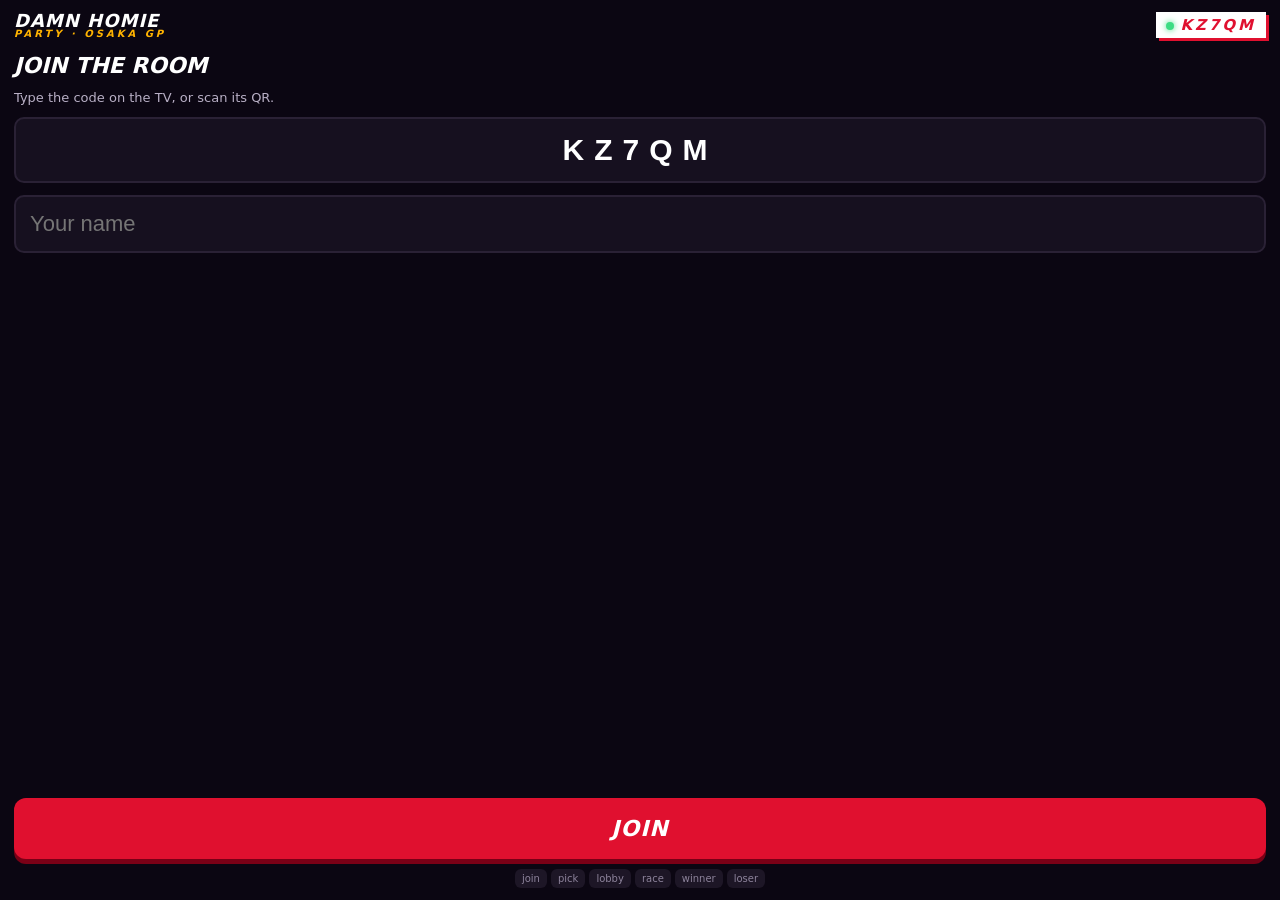
<file: controller/index.html>
<!doctype html>
<html lang="en">
<head>
<meta charset="utf-8">
<meta name="viewport" content="width=device-width,initial-scale=1,maximum-scale=1,user-scalable=no,viewport-fit=cover">
<meta name="theme-color" content="#0b0612">
<title>Damn Homie · Controller (UI mockup)</title>
<!-- Art Director design deliverable for the phone-controller ticket. Static, no three.js, no frameworks: one HTML file, inline CSS + ~150 lines JS.
     Claude wires it to the WebSocket relay: every action below calls DHC.send({...}); the host's messages arrive in DHC.onMessage(msg).
     Screens: join -> pick -> ready -> race (emotes / cheer / short message / optional tilt) -> result (winner bragging box). Demo nav at the bottom. -->
<style>
:root{--red:#e0102f;--gold:#ffb300;--ink:#0b0612;--panel:#16101f;--line:#2a2135;--pink:#ff2d95;--cyan:#00e5ff}
*{box-sizing:border-box;-webkit-tap-highlight-color:transparent}
html,body{margin:0;height:100%;background:var(--ink);color:#fff;font-family:system-ui,-apple-system,"Segoe UI",Roboto,sans-serif;overscroll-behavior:none}
body{display:flex;flex-direction:column;padding:max(12px,env(safe-area-inset-top)) 14px max(12px,env(safe-area-inset-bottom))}
header{display:flex;align-items:center;justify-content:space-between;margin-bottom:10px}
.wm{font-weight:900;font-style:italic;letter-spacing:1px;font-size:18px;line-height:.95;text-transform:uppercase}.wm small{display:block;font-size:10px;letter-spacing:3px;color:var(--gold)}
.room{background:#fff;color:var(--red);font-weight:900;font-style:italic;letter-spacing:3px;padding:4px 10px;font-size:15px;box-shadow:3px 3px 0 var(--red)}
.dot.warn{background:#ffb300;box-shadow:0 0 6px #ffb300;animation:bl 1s steps(2) infinite}@keyframes bl{50%{opacity:.2}}
.dot{display:inline-block;width:8px;height:8px;border-radius:50%;background:#3ddc84;margin-right:6px;box-shadow:0 0 6px #3ddc84}
section{display:none;flex:1;flex-direction:column;gap:12px;min-height:0}section.on{display:flex}
h2{margin:4px 0 0;font-size:22px;font-weight:900;font-style:italic;text-transform:uppercase}
p.hint{margin:0;color:#b9b0c6;font-size:13px}
input{width:100%;font-size:22px;padding:14px;border-radius:10px;border:2px solid var(--line);background:var(--panel);color:#fff;outline:none}
input:focus{border-color:var(--gold)}
input.code{text-transform:uppercase;letter-spacing:10px;text-align:center;font-weight:900;font-size:30px}
button{font:inherit;color:inherit;border:0;cursor:pointer}
.big{width:100%;padding:18px;border-radius:12px;background:var(--red);font-weight:900;font-style:italic;font-size:22px;letter-spacing:1px;text-transform:uppercase;box-shadow:0 5px 0 #7a0016}
.big:active{transform:translateY(3px);box-shadow:0 2px 0 #7a0016}
.big.ready{background:#3ddc84;color:#06200f;box-shadow:0 5px 0 #1d7a45}
.grid{display:grid;grid-template-columns:repeat(4,1fr);gap:10px;overflow:auto;padding:4px}
.ball{aspect-ratio:1;border-radius:50%;background-size:cover;background-position:center;box-shadow:inset -6px -8px 14px rgba(0,0,0,.45),0 3px 8px rgba(0,0,0,.6);position:relative}
.ball.sel{outline:4px solid var(--gold);outline-offset:3px}.ball.taken{opacity:.25}
.ball.taken::after{content:attr(data-who);position:absolute;inset:auto 0 -4px;font-size:9px;font-weight:900;text-align:center;background:#000;border-radius:6px}
.me{display:flex;align-items:center;gap:12px;background:var(--panel);border:2px solid var(--line);border-radius:12px;padding:10px}
.me .ball{width:56px}.me b{font-size:18px;font-style:italic;text-transform:uppercase}.me span{display:block;color:var(--gold);font-size:12px;font-weight:800;letter-spacing:1px}
.players{display:flex;flex-direction:column;gap:6px}
.pl{display:flex;align-items:center;gap:10px;background:var(--panel);border-radius:10px;padding:8px 10px;font-weight:800}
.pl .ball{width:28px}.pl .st{margin-left:auto;font-size:11px;letter-spacing:1px;padding:3px 8px;border-radius:6px;background:#2a2135;color:#b9b0c6}.pl .st.r{background:#3ddc84;color:#06200f}
.pos{display:flex;align-items:center;justify-content:space-between;background:var(--panel);border-left:5px solid var(--red);padding:8px 12px;border-radius:8px}
.pos b{font-size:40px;font-weight:900;font-style:italic}.pos span{color:var(--gold);font-weight:800;font-size:13px;letter-spacing:1px;text-transform:uppercase}
.emotes{display:grid;grid-template-columns:repeat(4,1fr);gap:10px}
.emo{aspect-ratio:1;font-size:34px;border-radius:16px;background:var(--panel);border:2px solid var(--line);display:flex;align-items:center;justify-content:center}
.emo:active{transform:scale(.92);background:#2a2135}.emo.cool{opacity:.35}
.cheer{padding:16px;border-radius:14px;background:linear-gradient(90deg,var(--pink),var(--red));font-weight:900;font-style:italic;font-size:22px;text-transform:uppercase;letter-spacing:2px}
.msg{display:flex;gap:8px}.msg input{font-size:17px;padding:12px}.msg button{padding:0 16px;border-radius:10px;background:#fff;color:var(--red);font-weight:900}
.cnt{font-size:11px;color:#8d839b;text-align:right;margin-top:-6px}
.tilt{display:flex;align-items:center;justify-content:space-between;font-size:12px;color:#8d839b;border-top:1px solid var(--line);padding-top:8px}.tilt button{background:#2a2135;padding:6px 10px;border-radius:8px;font-weight:800;font-size:12px}
.crown{font-size:64px;text-align:center;margin-top:6px}
.won{text-align:center;font-weight:900;font-style:italic;font-size:30px;text-transform:uppercase;text-shadow:0 0 18px var(--gold)}
.lost{text-align:center}.lost b{font-size:56px;font-style:italic}
nav.demo{display:flex;gap:4px;justify-content:center;margin-top:10px;flex-wrap:wrap}nav.demo button{font-size:10px;padding:4px 7px;border-radius:6px;background:#1d1626;color:#8d839b}
.toast{position:fixed;left:50%;top:18%;transform:translateX(-50%);background:#fff;color:var(--red);font-weight:900;padding:6px 14px;border-radius:8px;opacity:0;transition:opacity .2s;pointer-events:none}.toast.on{opacity:1}
</style>
</head>
<body>
<header><div class="wm">Damn Homie<small>Party · Osaka GP</small></div><div class="room" id="roomTag"><span class="dot"></span>KZ7QM</div></header>

<section id="s-join" class="on">
  <h2>Join the room</h2><p class="hint">Type the code on the TV, or scan its QR.</p>
  <input class="code" id="code" maxlength="5" placeholder="CODE" value="KZ7QM" autocomplete="off" autocapitalize="characters">
  <input id="name" maxlength="10" placeholder="Your name" autocomplete="nickname">
  <div style="flex:1"></div><button class="big" data-go="pick" id="joinBtn">Join</button>
</section>

<section id="s-pick">
  <h2>Pick your marble</h2><p class="hint">One each. Taken ones are greyed out.</p>
  <div class="grid" id="grid"></div>
  <button class="big" data-go="ready">Lock it in</button>
</section>

<section id="s-ready">
  <h2>Lobby</h2>
  <div class="me"><div class="ball" id="meBall"></div><div><b id="meName">Jarod</b><span id="meMarble">GOLD</span></div></div>
  <div class="players" id="players"></div>
  <p class="hint">The host starts the race when everyone is ready.</p>
  <div style="flex:1"></div><button class="big" id="readyBtn">Ready</button>
</section>

<section id="s-race">
  <div class="pos"><div class="ball" id="raceBall" style="width:44px;margin-right:10px"></div><b id="rpos">P4</b><span id="rlap" style="margin-left:auto">Lap 2/3 · +0.21s</span></div>
  <div class="emotes" id="emotes"></div>
  <button class="cheer" data-send="cheer">Hype! 📣</button>
  <div class="msg"><input id="bubble" maxlength="40" placeholder="Say it over your marble… (40)"><button id="bubbleGo">Send</button></div>
  <div class="cnt"><span id="bcnt">0</span>/40</div>
  <div class="tilt"><span>Tilt controls (party modes only)</span><button id="tiltBtn">Enable tilt</button></div>
</section>

<section id="s-win">
  <div class="crown">👑</div><div class="won">You won the Osaka GP</div>
  <p class="hint" style="text-align:center">Bragging rights: this goes up big on every screen.</p>
  <input id="brag" maxlength="60" placeholder="Say something… (60)"><div class="cnt"><span id="gcnt">0</span>/60</div>
  <div style="flex:1"></div><button class="big" id="bragGo">Send it</button>
</section>

<section id="s-lose">
  <div class="lost"><b>P4</b><p class="hint">Gold Bull Skull won. Their message is on the TV.</p></div>
  <div style="flex:1"></div><button class="big ready">Race again</button>
</section>

<nav class="demo" aria-label="mockup screens"><button data-go="join">join</button><button data-go="pick">pick</button><button data-go="ready">lobby</button><button data-go="race">race</button><button data-go="win">winner</button><button data-go="lose">loser</button></nav>
<div class="toast" id="toast"></div>
<script>
// ---- integration surface for Claude: replace send() with the WebSocket relay; route host messages into onMessage() ----
const DHC = {
  ws: null, room: 'KZ7QM', me: { id: Math.random().toString(36).slice(2, 8), name: '', marble: '' },
  send(msg) { msg = { ...msg, from: this.me.id, room: this.room, t: Date.now() }; if (this.ws && this.ws.readyState === 1) this.ws.send(JSON.stringify(msg)); else console.log('[DHC mock send]', msg); },
  onMessage(msg) { // host -> phone: {type:'lobby',players:[...]}, {type:'race',pos,lap,gap}, {type:'result',winner:id}, {type:'taken',marbles:{}}
    if (msg.type === 'race') { $('rpos').textContent = 'P' + msg.pos; $('rlap').textContent = `Lap ${msg.lap} · ${msg.gap}`; }
    if (msg.type === 'result') go(msg.winner === this.me.id ? 'win' : 'lose');
  },
};
const $ = (id) => document.getElementById(id);
DHC.setStatus = (ok) => { document.querySelector('#roomTag .dot').classList.toggle('warn', !ok); }; // call on ws open/close: amber blink = reconnecting
{ const r = new URLSearchParams(location.search).get('room'); if (r) { $('code').value = r.toUpperCase().slice(0, 5); } } // the host QR opens ?room=CODE
async function keepAwake() { try { DHC.wake = await navigator.wakeLock?.request('screen'); } catch (e) {} } // screen stays on during the race (cheap phones dim fast)
const MARBLES = [['gold', 'Gold'], ['dh05_gold_bull_skull', 'Bull Skull'], ['lava', 'Lava'], ['emerald', 'Emerald'], ['disco_ball', 'Disco'], ['magic_8_ball', 'Magic 8'], ['dh01_ski_mask', 'Ski Mask'], ['lucha_red_gold', 'Lucha Rojo'], ['dh04_guard_dog', 'Guard Dog'], ['dh09_pink_bear', 'Pink Bear'], ['dh11_bandana_skull', 'Bandana'], ['dh13_rugby_stripe', 'Rugby'], ['dh06_greek_god', 'Greek God'], ['dh10_homie_crest', 'Crest'], ['dhm_white_on_black', 'DH Mono'], ['dh08_blackletter_dh', 'Blackletter']];
const taken = { lava: 'MIA', dh09_pink_bear: 'DEV' };
const img = (f) => `url(../marbles/${f}.jpg)`;
function go(s) { document.querySelectorAll('section').forEach((x) => x.classList.toggle('on', x.id === 's-' + s)); }
function toast(t) { const e = $('toast'); e.textContent = t; e.classList.add('on'); clearTimeout(toast.t); toast.t = setTimeout(() => e.classList.remove('on'), 900); }
document.querySelectorAll('[data-go]').forEach((b) => b.addEventListener('click', () => go(b.dataset.go)));
$('joinBtn').addEventListener('click', () => { DHC.room = $('code').value.toUpperCase(); DHC.me.name = $('name').value || 'Jarod'; $('meName').textContent = DHC.me.name; DHC.send({ type: 'join', name: DHC.me.name }); });
// pick
let sel = 'gold';
$('grid').innerHTML = MARBLES.map(([f, n]) => `<div class="ball${taken[f] ? ' taken' : ''}${f === sel ? ' sel' : ''}" data-f="${f}" data-who="${taken[f] || ''}" style="background-image:${img(f)}" title="${n}"></div>`).join('');
$('grid').addEventListener('click', (e) => { const b = e.target.closest('.ball'); if (!b || b.classList.contains('taken')) return; sel = b.dataset.f; document.querySelectorAll('#grid .ball').forEach((x) => x.classList.toggle('sel', x === b)); DHC.send({ type: 'pick', marble: sel }); });
document.querySelector('#s-pick .big').addEventListener('click', () => { const n = MARBLES.find((m) => m[0] === sel)[1]; DHC.me.marble = sel; $('meBall').style.backgroundImage = img(sel); $('raceBall').style.backgroundImage = img(sel); $('meMarble').textContent = n.toUpperCase(); });
$('players').innerHTML = [['MIA', 'lava', 1], ['DEV', 'dh09_pink_bear', 0], ['SAM', 'dh04_guard_dog', 1]].map(([n, f, r]) => `<div class="pl"><div class="ball" style="background-image:${img(f)}"></div>${n}<span class="st${r ? ' r' : ''}">${r ? 'READY' : 'PICKING'}</span></div>`).join('');
$('meBall').style.backgroundImage = img(sel); $('raceBall').style.backgroundImage = img(sel);
let ready = false; $('readyBtn').addEventListener('click', () => { ready = !ready; $('readyBtn').classList.toggle('ready', ready); $('readyBtn').textContent = ready ? 'Ready ✓ (tap to undo)' : 'Ready'; DHC.send({ type: 'ready', ready }); if (ready) keepAwake(); });
// race: emotes (rate limit: 1 per 1.2 s per phone, host also caps), cheer, 40-char bubble
const EMO = [['heart', '❤️'], ['kiss', '😘'], ['laugh', '😂'], ['fire', '🔥'], ['finger', '🖕'], ['cry', '😭'], ['shock', '😱'], ['crown', '👑']];
$('emotes').innerHTML = EMO.map(([id, e]) => `<button class="emo" data-emo="${id}" aria-label="${id}">${e}</button>`).join('');
let lastEmo = 0;
$('emotes').addEventListener('click', (e) => { const b = e.target.closest('.emo'); if (!b) return; const now = Date.now(); if (now - lastEmo < 1200) return toast('easy, homie'); lastEmo = now; DHC.send({ type: 'emote', emote: b.dataset.emo }); navigator.vibrate?.(15); document.querySelectorAll('.emo').forEach((x) => x.classList.add('cool')); setTimeout(() => document.querySelectorAll('.emo').forEach((x) => x.classList.remove('cool')), 1200); });
document.querySelector('[data-send="cheer"]').addEventListener('click', () => { DHC.send({ type: 'cheer' }); navigator.vibrate?.(25); toast('📣 HYPE'); });
const BAD = ['fuck', 'fuk', 'fck', 'fack', 'phuk', 'phuck', 'biatch', 'btch', 'shit', 'bitch', 'cunt', 'dick', 'pussy', 'cock', 'fag', 'nigg', 'retard', 'whore', 'slut', 'twat', 'rape'];
const clean = (s, max) => String(s).replace(/[\u0000-\u001f<>]/g, '').trim().slice(0, max).split(/\s+/).map((w) => BAD.some((b) => w.toLowerCase().replace(/[@4]/g, 'a').replace(/3/g, 'e').replace(/[1!]/g, 'i').replace(/0/g, 'o').replace(/[5$]/g, 's').replace(/[^a-z]/g, '').includes(b)) ? '★'.repeat(Math.min(6, w.length)) : w).join(' ');
$('bubble').addEventListener('input', (e) => ($('bcnt').textContent = e.target.value.length));
$('bubbleGo').addEventListener('click', () => { const t = clean($('bubble').value, 40); if (!t) return; DHC.send({ type: 'bubble', text: t }); $('bubble').value = ''; $('bcnt').textContent = 0; toast('sent'); });
// optional tilt (DeviceOrientation; iOS needs the permission tap). Throttled to 15 Hz, quantized. Not used in the gravity-only circuit.
$('tiltBtn').addEventListener('click', async () => {
  try { if (typeof DeviceOrientationEvent !== 'undefined' && DeviceOrientationEvent.requestPermission) { const r = await DeviceOrientationEvent.requestPermission(); if (r !== 'granted') return toast('tilt blocked'); } } catch (e) { return toast('tilt blocked'); }
  let last = 0; addEventListener('deviceorientation', (e) => { const n = Date.now(); if (n - last < 66) return; last = n; DHC.send({ type: 'tilt', b: Math.round(e.beta || 0), g: Math.round(e.gamma || 0) }); });
  $('tiltBtn').textContent = 'Tilt on ✓';
});
$('brag').addEventListener('input', (e) => ($('gcnt').textContent = e.target.value.length));
$('bragGo').addEventListener('click', () => { const t = clean($('brag').value, 60); if (!t) return; DHC.send({ type: 'brag', msg: t }); toast('on the big screen'); });
</script>
</body>
</html>
</file>
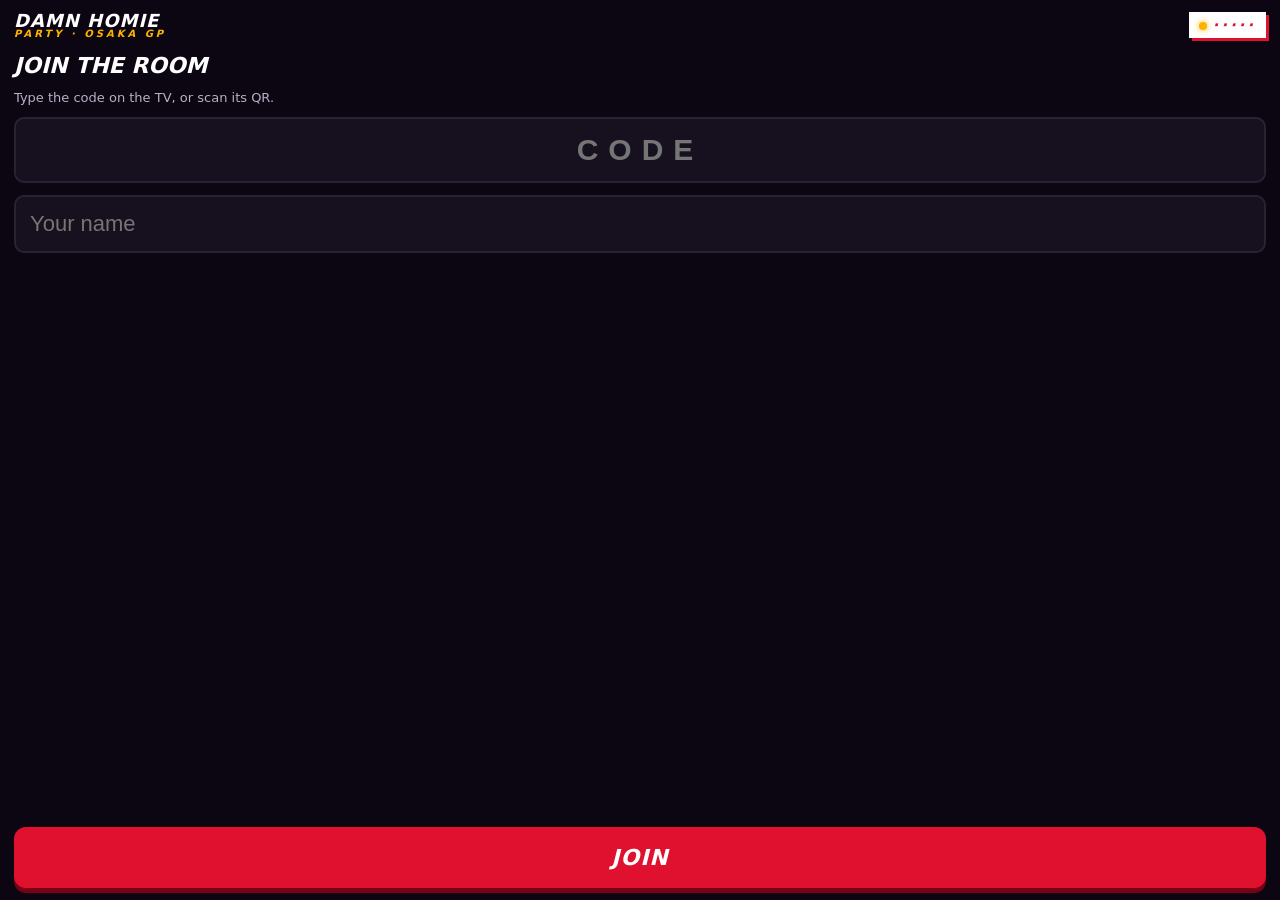
<file: beta/controller/index.html>
<!doctype html>
<html lang="en">
<head>
<meta charset="utf-8">
<meta name="viewport" content="width=device-width,initial-scale=1,maximum-scale=1,user-scalable=no,viewport-fit=cover">
<meta name="theme-color" content="#0b0612">
<title>Damn Homie · Controller (UI mockup)</title>
<!-- Art Director design deliverable for the phone-controller ticket. Static, no three.js, no frameworks: one HTML file, inline CSS + ~150 lines JS.
     Claude wires it to the WebSocket relay: every action below calls DHC.send({...}); the host's messages arrive in DHC.onMessage(msg).
     Screens: join -> pick -> ready -> race (emotes / cheer / short message / optional tilt) -> result (winner bragging box). Demo nav at the bottom. -->
<style>
:root{--red:#e0102f;--gold:#ffb300;--ink:#0b0612;--panel:#16101f;--line:#2a2135;--pink:#ff2d95;--cyan:#00e5ff}
*{box-sizing:border-box;-webkit-tap-highlight-color:transparent}
html,body{margin:0;height:100%;background:var(--ink);color:#fff;font-family:system-ui,-apple-system,"Segoe UI",Roboto,sans-serif;overscroll-behavior:none}
body{display:flex;flex-direction:column;padding:max(12px,env(safe-area-inset-top)) 14px max(12px,env(safe-area-inset-bottom))}
header{display:flex;align-items:center;justify-content:space-between;margin-bottom:10px}
.wm{font-weight:900;font-style:italic;letter-spacing:1px;font-size:18px;line-height:.95;text-transform:uppercase}.wm small{display:block;font-size:10px;letter-spacing:3px;color:var(--gold)}
.room{background:#fff;color:var(--red);font-weight:900;font-style:italic;letter-spacing:3px;padding:4px 10px;font-size:15px;box-shadow:3px 3px 0 var(--red)}
.dot.warn{background:#ffb300;box-shadow:0 0 6px #ffb300;animation:bl 1s steps(2) infinite}@keyframes bl{50%{opacity:.2}}
.dot{display:inline-block;width:8px;height:8px;border-radius:50%;background:#3ddc84;margin-right:6px;box-shadow:0 0 6px #3ddc84}
section{display:none;flex:1;flex-direction:column;gap:12px;min-height:0}section.on{display:flex}
h2{margin:4px 0 0;font-size:22px;font-weight:900;font-style:italic;text-transform:uppercase}
p.hint{margin:0;color:#b9b0c6;font-size:13px}
input{width:100%;font-size:22px;padding:14px;border-radius:10px;border:2px solid var(--line);background:var(--panel);color:#fff;outline:none}
input:focus{border-color:var(--gold)}
input.code{text-transform:uppercase;letter-spacing:10px;text-align:center;font-weight:900;font-size:30px}
button{font:inherit;color:inherit;border:0;cursor:pointer}
.big{width:100%;padding:18px;border-radius:12px;background:var(--red);font-weight:900;font-style:italic;font-size:22px;letter-spacing:1px;text-transform:uppercase;box-shadow:0 5px 0 #7a0016}
.big:active{transform:translateY(3px);box-shadow:0 2px 0 #7a0016}
.big.ready{background:#3ddc84;color:#06200f;box-shadow:0 5px 0 #1d7a45}
.grid{display:grid;grid-template-columns:repeat(4,1fr);gap:10px;overflow:auto;padding:4px}
.ball{aspect-ratio:1;border-radius:50%;background-size:cover;background-position:center;box-shadow:inset -6px -8px 14px rgba(0,0,0,.45),0 3px 8px rgba(0,0,0,.6);position:relative}
.ball.sel{outline:4px solid var(--gold);outline-offset:3px}.ball.taken{opacity:.25}
.ball.taken::after{content:attr(data-who);position:absolute;inset:auto 0 -4px;font-size:9px;font-weight:900;text-align:center;background:#000;border-radius:6px}
.me{display:flex;align-items:center;gap:12px;background:var(--panel);border:2px solid var(--line);border-radius:12px;padding:10px}
.me .ball{width:56px}.me b{font-size:18px;font-style:italic;text-transform:uppercase}.me span{display:block;color:var(--gold);font-size:12px;font-weight:800;letter-spacing:1px}
.players{display:flex;flex-direction:column;gap:6px}
.pl{display:flex;align-items:center;gap:10px;background:var(--panel);border-radius:10px;padding:8px 10px;font-weight:800}
.pl .ball{width:28px}.pl .st{margin-left:auto;font-size:11px;letter-spacing:1px;padding:3px 8px;border-radius:6px;background:#2a2135;color:#b9b0c6}.pl .st.r{background:#3ddc84;color:#06200f}
.pos{display:flex;align-items:center;justify-content:space-between;background:var(--panel);border-left:5px solid var(--red);padding:8px 12px;border-radius:8px}
.pos b{font-size:40px;font-weight:900;font-style:italic}.pos span{color:var(--gold);font-weight:800;font-size:13px;letter-spacing:1px;text-transform:uppercase}
.emotes{display:grid;grid-template-columns:repeat(4,1fr);gap:10px}
.emo{aspect-ratio:1;font-size:34px;border-radius:16px;background:var(--panel);border:2px solid var(--line);display:flex;align-items:center;justify-content:center}
.emo:active{transform:scale(.92);background:#2a2135}.emo.cool{opacity:.35}
.cheer{padding:16px;border-radius:14px;background:linear-gradient(90deg,var(--pink),var(--red));font-weight:900;font-style:italic;font-size:22px;text-transform:uppercase;letter-spacing:2px}
.msg{display:flex;gap:8px}.msg input{font-size:17px;padding:12px}.msg button{padding:0 16px;border-radius:10px;background:#fff;color:var(--red);font-weight:900}
.cnt{font-size:11px;color:#8d839b;text-align:right;margin-top:-6px}
.tilt{display:flex;align-items:center;justify-content:space-between;font-size:12px;color:#8d839b;border-top:1px solid var(--line);padding-top:8px}.tilt button{background:#2a2135;padding:6px 10px;border-radius:8px;font-weight:800;font-size:12px}
.crown{font-size:64px;text-align:center;margin-top:6px}
.won{text-align:center;font-weight:900;font-style:italic;font-size:30px;text-transform:uppercase;text-shadow:0 0 18px var(--gold)}
.lost{text-align:center}.lost b{font-size:56px;font-style:italic}
nav.demo{display:flex;gap:4px;justify-content:center;margin-top:10px;flex-wrap:wrap}nav.demo button{font-size:10px;padding:4px 7px;border-radius:6px;background:#1d1626;color:#8d839b}
.toast{position:fixed;left:50%;top:18%;transform:translateX(-50%);background:#fff;color:var(--red);font-weight:900;padding:6px 14px;border-radius:8px;opacity:0;transition:opacity .2s;pointer-events:none}.toast.on{opacity:1}
</style>
</head>
<body>
<header><div class="wm">Damn Homie<small>Party · Osaka GP</small></div><div class="room" id="roomTag"><span class="dot warn"></span>·····</div></header>

<section id="s-join" class="on">
  <h2>Join the room</h2><p class="hint">Type the code on the TV, or scan its QR.</p>
  <input class="code" id="code" maxlength="5" placeholder="CODE" autocomplete="off" autocapitalize="characters">
  <input id="name" maxlength="10" placeholder="Your name" autocomplete="nickname">
  <div style="flex:1"></div><button class="big" id="joinBtn">Join</button>
</section>

<section id="s-pick">
  <h2>Pick your marble</h2><p class="hint">One each. Taken ones are greyed out.</p>
  <div class="grid" id="grid"></div>
  <button class="big" id="lockBtn">Lock it in</button>
</section>

<section id="s-ready">
  <h2>Lobby</h2>
  <div class="me"><div class="ball" id="meBall"></div><div><b id="meName">Jarod</b><span id="meMarble">GOLD</span></div></div>
  <div class="players" id="players"></div>
  <p class="hint" id="pairLobby" style="font-weight:800">● Paired with the TV</p>
  <p class="hint">The host starts the race when everyone is ready.</p>
  <div style="flex:1"></div><button class="big" id="readyBtn">Ready</button>
</section>

<section id="s-race">
  <div class="pos"><div class="ball" id="raceBall" style="width:44px;margin-right:10px"></div><b id="rpos">P4</b><span id="rlap" style="margin-left:auto">Lap 2/3 · +0.21s</span></div>
  <div class="emotes" id="emotes"></div>
  <button class="cheer" data-send="cheer">Hype! 📣</button>
  <div class="msg"><input id="bubble" maxlength="40" placeholder="Say it over your marble… (40)"><button id="bubbleGo">Send</button></div>
  <div class="cnt"><span id="bcnt">0</span>/40</div>
  <div class="tilt"><span>Tilt controls (party modes only)</span><button id="tiltBtn">Enable tilt</button></div>
</section>

<section id="s-win">
  <div class="crown">👑</div><div class="won">You won the Osaka GP</div>
  <p class="hint" style="text-align:center">Bragging rights: this goes up big on every screen.</p>
  <input id="brag" maxlength="60" placeholder="Say something… (60)"><div class="cnt"><span id="gcnt">0</span>/60</div>
  <div style="flex:1"></div><button class="big" id="bragGo">Send it</button>
  <button class="big ready" id="againBtn2" style="margin-top:10px">Run it back 🔁</button>
</section>

<section id="s-lose">
  <div class="lost"><b>P4</b><p class="hint">Gold Bull Skull won. Their message is on the TV.</p></div>
  <div style="flex:1"></div><button class="big ready" id="againBtn">Run it back 🔁</button>
</section>


<div class="toast" id="toast"></div>
<script type="module">
// Damn Homie Party phone controller (UI: Art Director; wiring: Claude Morty, T-034). Talks to the host browser through a
// WebSocket relay (MQTT over wss, free public brokers, no account). The phone only sends taps; the host runs the race.
const $ = (id) => document.getElementById(id);
const TOPIC = 'dhmarbles/v1/';
const MQTT_URLS = ['https://esm.sh/mqtt@5.10.1?bundle', 'https://cdn.jsdelivr.net/npm/mqtt@5.10.1/dist/mqtt.esm.js'];
const BROKERS = ['wss://broker.hivemq.com:8884/mqtt', 'wss://broker.emqx.io:8084/mqtt'];
const meId = (() => { try { let v = localStorage.getItem('dhc_id'); if (!v) { v = Math.random().toString(36).slice(2, 10); localStorage.setItem('dhc_id', v); } return v; } catch (e) { return Math.random().toString(36).slice(2, 10); } })();
const DHC = {
  client: null, room: '', me: { id: meId, name: '', marble: '' }, players: [], marbles: [], taken: {}, joined: false, lastHb: 0, broker: 0,
  send(msg) { msg = { ...msg, from: this.me.id, room: this.room, t: Date.now() }; if (this.client?.connected) this.client.publish(TOPIC + this.room + '/up', JSON.stringify(msg)); },
  async connect() {
    status('wait', 'Connecting…');
    let mqtt; for (const u of MQTT_URLS) { try { const m = await import(u); mqtt = m.default?.connect ? m.default : m.connect ? m : m.default; break; } catch (e) {} }
    if (!mqtt) { status('bad', 'No internet? Could not load the connector.'); return; }
    if (this.client) { try { this.client.end(true); } catch (e) {} }
    const url = BROKERS[this.broker % BROKERS.length];
    const c = mqtt.connect(url, { clientId: 'dhc_' + this.me.id + '_' + Math.random().toString(36).slice(2, 6), clean: true, reconnectPeriod: 2000, connectTimeout: 7000, keepalive: 20 });
    this.client = c; this.joined = false; this.lastHb = 0;
    const tryNext = setTimeout(() => { if (!c.connected) { this.broker++; this.connect(); } }, 8000);
    c.on('connect', () => { clearTimeout(tryNext); c.subscribe([TOPIC + this.room + '/all', TOPIC + this.room + '/down/' + this.me.id]); status('wait', 'Looking for the TV with code ' + this.room + '…'); this.send({ type: 'join', name: this.me.name }); });
    c.on('message', (t, buf) => { try { this.onMessage(JSON.parse(buf.toString())); } catch (e) {} });
    c.on('offline', () => status('bad', 'Connection lost, reconnecting…'));
    c.on('reconnect', () => status('wait', 'Reconnecting…'));
  },
  onMessage(msg) {
    if (msg.type === 'hb') { this.lastHb = Date.now(); if (!this.joined) this.send({ type: 'join', name: this.me.name }); return; }
    if (msg.type === 'rejoin') { this.send({ type: 'join', name: this.me.name }); return; }
    if (msg.type === 'welcome') { this.lastHb = Date.now(); status('ok', 'Paired with the TV'); toast('✅ paired with the TV'); navigator.vibrate?.(40); this.joined = true; this.me.marble = msg.marble; $('meName').textContent = msg.name; $('meName').style.color = msg.color; showMine(); if (msg.phase === 'race') go('race'); else if (!document.querySelector('#s-ready.on,#s-race.on,#s-win.on,#s-lose.on')) go('pick'); try { localStorage.setItem('dhc_room', this.room); localStorage.setItem('dhc_name', this.me.name); } catch (e) {} }
    if (msg.type === 'full') toast('room is full');
    if (msg.type === 'roster') { this.marbles = msg.marbles; this.taken = msg.taken || {}; renderGrid(); }
    if (msg.type === 'lobby') { this.players = msg.players; const mine = msg.players.find((p) => p.id === this.me.id); if (mine) { this.me.marble = mine.marble; ready = mine.ready; paintReady(); showMine(); } renderPlayers(); }
    if (msg.type === 'phase') { if (msg.phase === 'race') { this.lastPos = 0; go('race'); keepAwake(); } else if (msg.phase === 'lobby' && this.joined && document.querySelector('#s-race.on,#s-win.on,#s-lose.on')) go('ready'); }
    if (msg.type === 'race') { if (this.lastPos && msg.pos < this.lastPos) { navigator.vibrate?.([20, 40, 20]); toast('▲ P' + msg.pos + '!'); } else if (this.lastPos && msg.pos > this.lastPos) navigator.vibrate?.(60); this.lastPos = msg.pos; $('rpos').textContent = 'P' + msg.pos; $('rlap').textContent = `Lap ${msg.lap} · ${msg.gap}`; }
    if (msg.type === 'result') { if (msg.winner === this.me.id) go('win'); else { document.querySelector('#s-lose .lost b').textContent = 'P' + msg.pos; document.querySelector('#s-lose .lost .hint').textContent = `${msg.marble}${msg.winnerName && msg.winnerName !== msg.marble ? ' (' + msg.winnerName + ')' : ''} won.`; go('lose'); } navigator.vibrate?.([30, 60, 30]); }
  },
};
window.DHC = DHC;
function setStatus(ok) { document.querySelector('#roomTag .dot')?.classList.toggle('warn', !ok); }
function status(kind, text) { // header pill + a line under the Join button, so you always know if you're paired
  const tag = $('roomTag'); tag.dataset.st = kind; tag.lastChild.textContent = DHC.room ? (kind === 'ok' ? DHC.room + ' ✓' : DHC.room) : '·····'; setStatus(kind === 'ok');
  let el = $('pairStat'); if (!el) { el = document.createElement('p'); el.id = 'pairStat'; el.className = 'hint'; el.style.cssText = 'text-align:center;font-weight:700;margin:10px 0 0'; $('joinBtn').after(el); }
  el.textContent = text; el.style.color = kind === 'ok' ? '#2bd46a' : kind === 'bad' ? '#ff5a5a' : '#ffb300';
  for (const id of ['pairLobby']) { const x = $(id); if (x) { x.textContent = kind === 'ok' ? '● Paired with the TV' : '● ' + text; x.style.color = el.style.color; } }
}
setInterval(() => { if (DHC.joined && Date.now() - DHC.lastHb > 6500) { DHC.joined = false; status('bad', 'Lost the TV, trying again…'); DHC.send({ type: 'join', name: DHC.me.name }); } else if (DHC.joined) DHC.send({ type: 'ping' }); }, 2500);
async function keepAwake() { try { DHC.wake = await navigator.wakeLock?.request('screen'); } catch (e) {} }
function go(s) { document.querySelectorAll('section').forEach((x) => x.classList.toggle('on', x.id === 's-' + s)); }
function toast(t) { const e = $('toast'); e.textContent = t; e.classList.add('on'); clearTimeout(toast.t); toast.t = setTimeout(() => e.classList.remove('on'), 1400); }
const img = (f) => `url(../marbles/thumbs/${f}.jpg)`;
{ const q = new URLSearchParams(location.search); const r = q.get('room'); try { if (!r && localStorage.getItem('dhc_room')) $('code').value = localStorage.getItem('dhc_room'); $('name').value = localStorage.getItem('dhc_name') || ''; } catch (e) {} if (r) $('code').value = r.toUpperCase().slice(0, 5); }
document.querySelectorAll('[data-go]').forEach((b) => b.addEventListener('click', () => go(b.dataset.go)));
$('joinBtn').addEventListener('click', () => { const code = $('code').value.toUpperCase().replace(/[^A-Z]/g, ''); if (code.length !== 5) return toast('5-letter code from the TV'); DHC.room = code; DHC.me.name = clean($('name').value, 10) || 'Homie'; DHC.connect(); });
// pick
let sel = '';
function renderGrid() {
  const mineName = DHC.me.name;
  $('grid').innerHTML = DHC.marbles.map(([f, n]) => { const who = DHC.taken[f]; const t = who && f !== DHC.me.marble; return `<div class="ball${t ? ' taken' : ''}${f === (sel || DHC.me.marble) ? ' sel' : ''}" data-f="${f}" data-who="${t ? who : ''}" style="background-image:${img(f)}" title="${n}"></div>`; }).join('');
}
$('grid').addEventListener('click', (e) => { const b = e.target.closest('.ball'); if (!b || b.classList.contains('taken')) return; sel = b.dataset.f; document.querySelectorAll('#grid .ball').forEach((x) => x.classList.toggle('sel', x === b)); DHC.send({ type: 'pick', marble: sel }); navigator.vibrate?.(10); });
$('lockBtn').addEventListener('click', () => { go('ready'); });
function showMine() { const f = DHC.me.marble; if (!f) return; const r = DHC.marbles.find((m) => m[0] === f); $('meBall').style.backgroundImage = img(f); $('raceBall').style.backgroundImage = img(f); $('meMarble').textContent = (r ? r[1] : f).toUpperCase(); }
function renderPlayers() { $('players').innerHTML = DHC.players.filter((p) => p.id !== DHC.me.id).map((p) => `<div class="pl"${p.online ? '' : ' style="opacity:.4"'}><div class="ball" style="background-image:${img(p.marble)}"></div>${esc(p.name)}<span class="st${p.ready ? ' r' : ''}">${p.ready ? 'READY' : 'PICKING'}</span></div>`).join('') || '<p class="hint">Waiting for the others…</p>'; }
const esc = (s) => String(s).replace(/[&<>"]/g, (c) => ({ '&': '&amp;', '<': '&lt;', '>': '&gt;', '"': '&quot;' }[c]));
let ready = false;
function paintReady() { $('readyBtn').classList.toggle('ready', ready); $('readyBtn').textContent = ready ? 'Ready ✓ (tap to undo)' : 'Ready'; }
$('readyBtn').addEventListener('click', () => { ready = !ready; paintReady(); DHC.send({ type: 'ready', ready }); if (ready) keepAwake(); });
const again = () => { ready = true; paintReady(); go('ready'); DHC.send({ type: 'ready', ready: true }); toast('ready for the next one'); }; $('againBtn').addEventListener('click', again); $('againBtn2').addEventListener('click', again);
// race: emotes (1 per 1.2 s; the host caps it too), hype, 40-char bubble
const EMO = [['heart', '❤️'], ['kiss', '😘'], ['laugh', '😂'], ['fire', '🔥'], ['finger', '🖕'], ['cry', '😭'], ['shock', '😱'], ['crown', '👑']];
$('emotes').innerHTML = EMO.map(([id, e]) => `<button class="emo" data-emo="${id}" aria-label="${id}">${e}</button>`).join('');
let lastEmo = 0;
const cool = () => { document.querySelectorAll('.emo').forEach((x) => x.classList.add('cool')); setTimeout(() => document.querySelectorAll('.emo').forEach((x) => x.classList.remove('cool')), 1200); };
$('emotes').addEventListener('click', (e) => { const b = e.target.closest('.emo'); if (!b) return; const now = Date.now(); if (now - lastEmo < 1200) return toast('easy, homie'); lastEmo = now; DHC.send({ type: 'emote', emote: b.dataset.emo }); navigator.vibrate?.(15); cool(); });
document.querySelector('[data-send="cheer"]').addEventListener('click', () => { const now = Date.now(); if (now - lastEmo < 1200) return toast('easy, homie'); lastEmo = now; DHC.send({ type: 'cheer' }); navigator.vibrate?.(25); toast('📣 HYPE'); cool(); });
const BAD = ['fuck', 'fuk', 'fck', 'fack', 'phuk', 'phuck', 'biatch', 'btch', 'shit', 'bitch', 'cunt', 'dick', 'pussy', 'cock', 'fag', 'nigg', 'retard', 'whore', 'slut', 'twat', 'rape'];
const clean = (s, max) => String(s).replace(/[\u0000-\u001f<>]/g, '').trim().slice(0, max).split(/\s+/).map((w) => BAD.some((b) => w.toLowerCase().replace(/[@4]/g, 'a').replace(/3/g, 'e').replace(/[1!]/g, 'i').replace(/0/g, 'o').replace(/[5$]/g, 's').replace(/[^a-z]/g, '').includes(b)) ? '★'.repeat(Math.min(6, w.length)) : w).join(' ');
$('bubble').addEventListener('input', (e) => ($('bcnt').textContent = e.target.value.length));
$('bubbleGo').addEventListener('click', () => { const t = clean($('bubble').value, 40); if (!t) return; DHC.send({ type: 'bubble', text: t }); $('bubble').value = ''; $('bcnt').textContent = 0; toast('sent'); });
$('tiltBtn').addEventListener('click', async () => {
  try { if (typeof DeviceOrientationEvent !== 'undefined' && DeviceOrientationEvent.requestPermission) { const r = await DeviceOrientationEvent.requestPermission(); if (r !== 'granted') return toast('tilt blocked'); } } catch (e) { return toast('tilt blocked'); }
  let last = 0; addEventListener('deviceorientation', (e) => { const n = Date.now(); if (n - last < 66) return; last = n; DHC.send({ type: 'tilt', b: Math.round(e.beta || 0), g: Math.round(e.gamma || 0) }); });
  $('tiltBtn').textContent = 'Tilt on ✓';
});
$('brag').addEventListener('input', (e) => ($('gcnt').textContent = e.target.value.length));
$('bragGo').addEventListener('click', () => { const t = clean($('brag').value, 60); if (!t) return; DHC.send({ type: 'brag', msg: t }); toast('on the big screen'); });
</script>
</body>
</html>
</file>
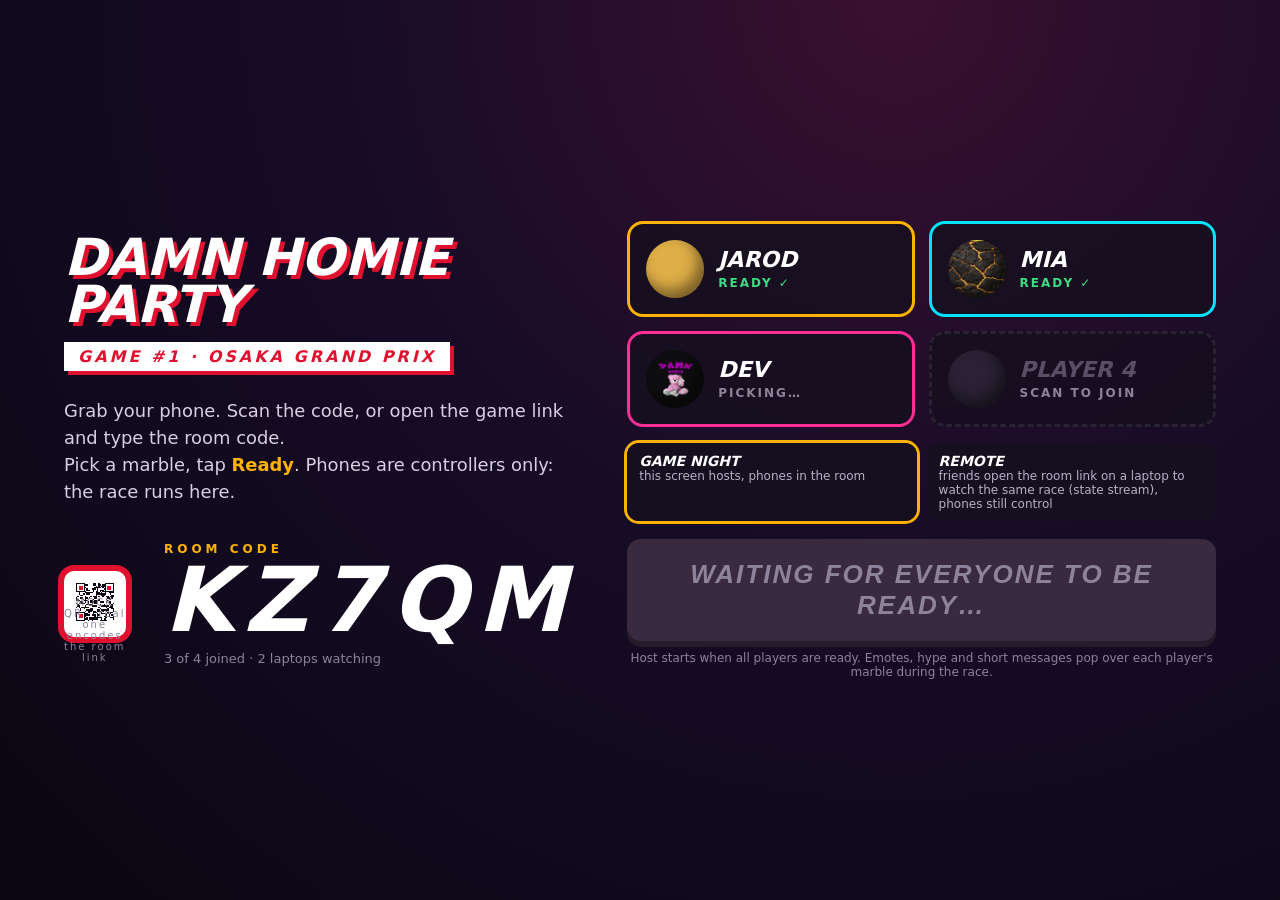
<file: controller/host.html>
<!doctype html>
<html lang="en">
<head>
<meta charset="utf-8"><meta name="viewport" content="width=device-width,initial-scale=1,viewport-fit=cover">
<title>Damn Homie · Host room screen (UI mockup)</title>
<!-- Art Director design deliverable: the TV/host "join" screen for the phone-controller ticket. Static mockup.
     The QR here is a placeholder pattern: Claude renders the real QR for  <pages-url>/controller/?room=CODE  (e.g. a ~4 KB QR lib, or the relay returns an SVG).
     Platform layer: nothing here is race-specific except the GAME block (title + rules line), so future DH party games reuse it. -->
<style>
:root{--red:#e0102f;--gold:#ffb300;--ink:#0b0612;--panel:#16101f;--line:#2a2135}
*{box-sizing:border-box}html,body{margin:0;height:100%;background:radial-gradient(ellipse at 70% 0%,#3a1030 0,#160c26 45%,#0b0612 100%);color:#fff;font-family:system-ui,-apple-system,"Segoe UI",Roboto,sans-serif;overflow:hidden}
.wrap{height:100%;display:grid;grid-template-columns:minmax(300px,1fr) minmax(320px,1.15fr);gap:4vw;padding:5vh 5vw;align-items:center}
.wm{font-weight:900;font-style:italic;text-transform:uppercase;font-size:clamp(28px,4vw,56px);line-height:.92;text-shadow:4px 4px 0 var(--red)}
.game{margin-top:14px;display:inline-block;background:#fff;color:var(--red);font-weight:900;font-style:italic;letter-spacing:3px;padding:5px 14px;box-shadow:4px 4px 0 var(--red);text-transform:uppercase}
.how{margin-top:3vh;font-size:clamp(14px,1.4vw,19px);color:#d8cfe4;line-height:1.5}.how b{color:var(--gold)}
.joinbox{display:flex;gap:3vw;align-items:center;margin-top:4vh}
.qr{width:clamp(150px,17vw,260px);aspect-ratio:1;background:#fff;padding:12px;border-radius:10px;box-shadow:0 0 0 6px var(--red);position:relative}
.qr canvas{width:100%;height:100%;image-rendering:pixelated}.qr span{position:absolute;bottom:-26px;left:0;right:0;text-align:center;font-size:10px;color:#8d839b;letter-spacing:2px}
.code small{display:block;font-size:12px;letter-spacing:4px;color:var(--gold);font-weight:900}.code b{font-size:clamp(46px,7vw,110px);font-weight:900;font-style:italic;letter-spacing:10px;line-height:1}
.code em{display:block;font-style:normal;color:#8d839b;font-size:13px;margin-top:6px}
.slots{display:grid;grid-template-columns:1fr 1fr;gap:14px}
.slot{background:rgba(22,16,31,.85);border:3px dashed var(--line);border-radius:16px;padding:16px;display:flex;align-items:center;gap:14px;min-height:96px}
.slot.in{border:3px solid var(--pc,#fff);border-style:solid}.slot .ball{width:58px;height:58px;border-radius:50%;background:#2a2135 center/cover;box-shadow:inset -6px -8px 14px rgba(0,0,0,.45)}
.slot b{font-size:22px;font-style:italic;text-transform:uppercase;display:block}.slot i{font-style:normal;font-size:12px;letter-spacing:2px;font-weight:900;color:#8d839b}.slot i.r{color:#3ddc84}
.mode{margin-top:16px;display:flex;gap:10px}.mode div{flex:1;background:rgba(22,16,31,.85);border-radius:12px;padding:10px 12px;font-size:12px;color:#b9b0c6}.mode div b{display:block;color:#fff;font-size:14px;font-style:italic;text-transform:uppercase}.mode .on{box-shadow:0 0 0 3px var(--gold)}
.start{margin-top:18px;width:100%;padding:20px;border:0;border-radius:14px;background:var(--red);color:#fff;font-weight:900;font-style:italic;font-size:26px;letter-spacing:2px;text-transform:uppercase;box-shadow:0 6px 0 #7a0016}
.start[disabled]{background:#3a2a40;box-shadow:0 6px 0 #241a2a;color:#8d839b}
.spec{margin-top:10px;font-size:12px;color:#8d839b;text-align:center}
@media (max-aspect-ratio:1/1){.wrap{grid-template-columns:1fr;overflow:auto}.slots{grid-template-columns:1fr 1fr}}
</style>
</head>
<body>
<div class="wrap">
  <div>
    <div class="wm">Damn Homie<br>Party</div>
    <div class="game" id="gameTitle">Game #1 · Osaka Grand Prix</div>
    <div class="how">Grab your phone. Scan the code, or open the game link and type the room code.<br>Pick a marble, tap <b>Ready</b>. Phones are controllers only: the race runs here.</div>
    <div class="joinbox">
      <div class="qr"><canvas id="qr" width="29" height="29"></canvas><span>MOCK QR · real one encodes the room link</span></div>
      <div class="code"><small>ROOM CODE</small><b id="code">KZ7QM</b><em>3 of 4 joined · 2 laptops watching</em></div>
    </div>
  </div>
  <div>
    <div class="slots" id="slots"></div>
    <div class="mode"><div class="on"><b>Game night</b>this screen hosts, phones in the room</div><div><b>Remote</b>friends open the room link on a laptop to watch the same race (state stream), phones still control</div></div>
    <button class="start" id="start" disabled>Waiting for everyone to be ready…</button>
    <div class="spec">Host starts when all players are ready. Emotes, hype and short messages pop over each player's marble during the race.</div>
  </div>
</div>
<script>
const P = [['JAROD', 'gold', '#ffb300', 1], ['MIA', 'lava', '#00e5ff', 1], ['DEV', 'dh09_pink_bear', '#ff2d95', 0], null];
document.getElementById('slots').innerHTML = P.map((p, i) => p ? `<div class="slot in" style="--pc:${p[2]}"><div class="ball" style="background-image:url(../marbles/${p[1]}.jpg)"></div><div><b>${p[0]}</b><i class="${p[3] ? 'r' : ''}">${p[3] ? 'READY ✓' : 'PICKING…'}</i></div></div>` : `<div class="slot"><div class="ball"></div><div><b style="color:#5a4d66">Player ${i + 1}</b><i>SCAN TO JOIN</i></div></div>`).join('');
// placeholder QR-looking pattern (finder squares + noise), NOT a real QR
const c = document.getElementById('qr').getContext('2d'); c.fillStyle = '#fff'; c.fillRect(0, 0, 29, 29); c.fillStyle = '#0b0612';
let s = 7; const r = () => (s = (s * 16807) % 2147483647) / 2147483647;
for (let y = 0; y < 29; y++) for (let x = 0; x < 29; x++) if (r() < 0.45) c.fillRect(x, y, 1, 1);
for (const [x, y] of [[0, 0], [22, 0], [0, 22]]) { c.fillStyle = '#fff'; c.fillRect(x, y, 7, 7); c.fillStyle = '#0b0612'; c.fillRect(x, y, 7, 7); c.fillStyle = '#fff'; c.fillRect(x + 1, y + 1, 5, 5); c.fillStyle = '#e0102f'; c.fillRect(x + 2, y + 2, 3, 3); c.fillStyle = '#0b0612'; }
</script>
</body>
</html>
</file>
